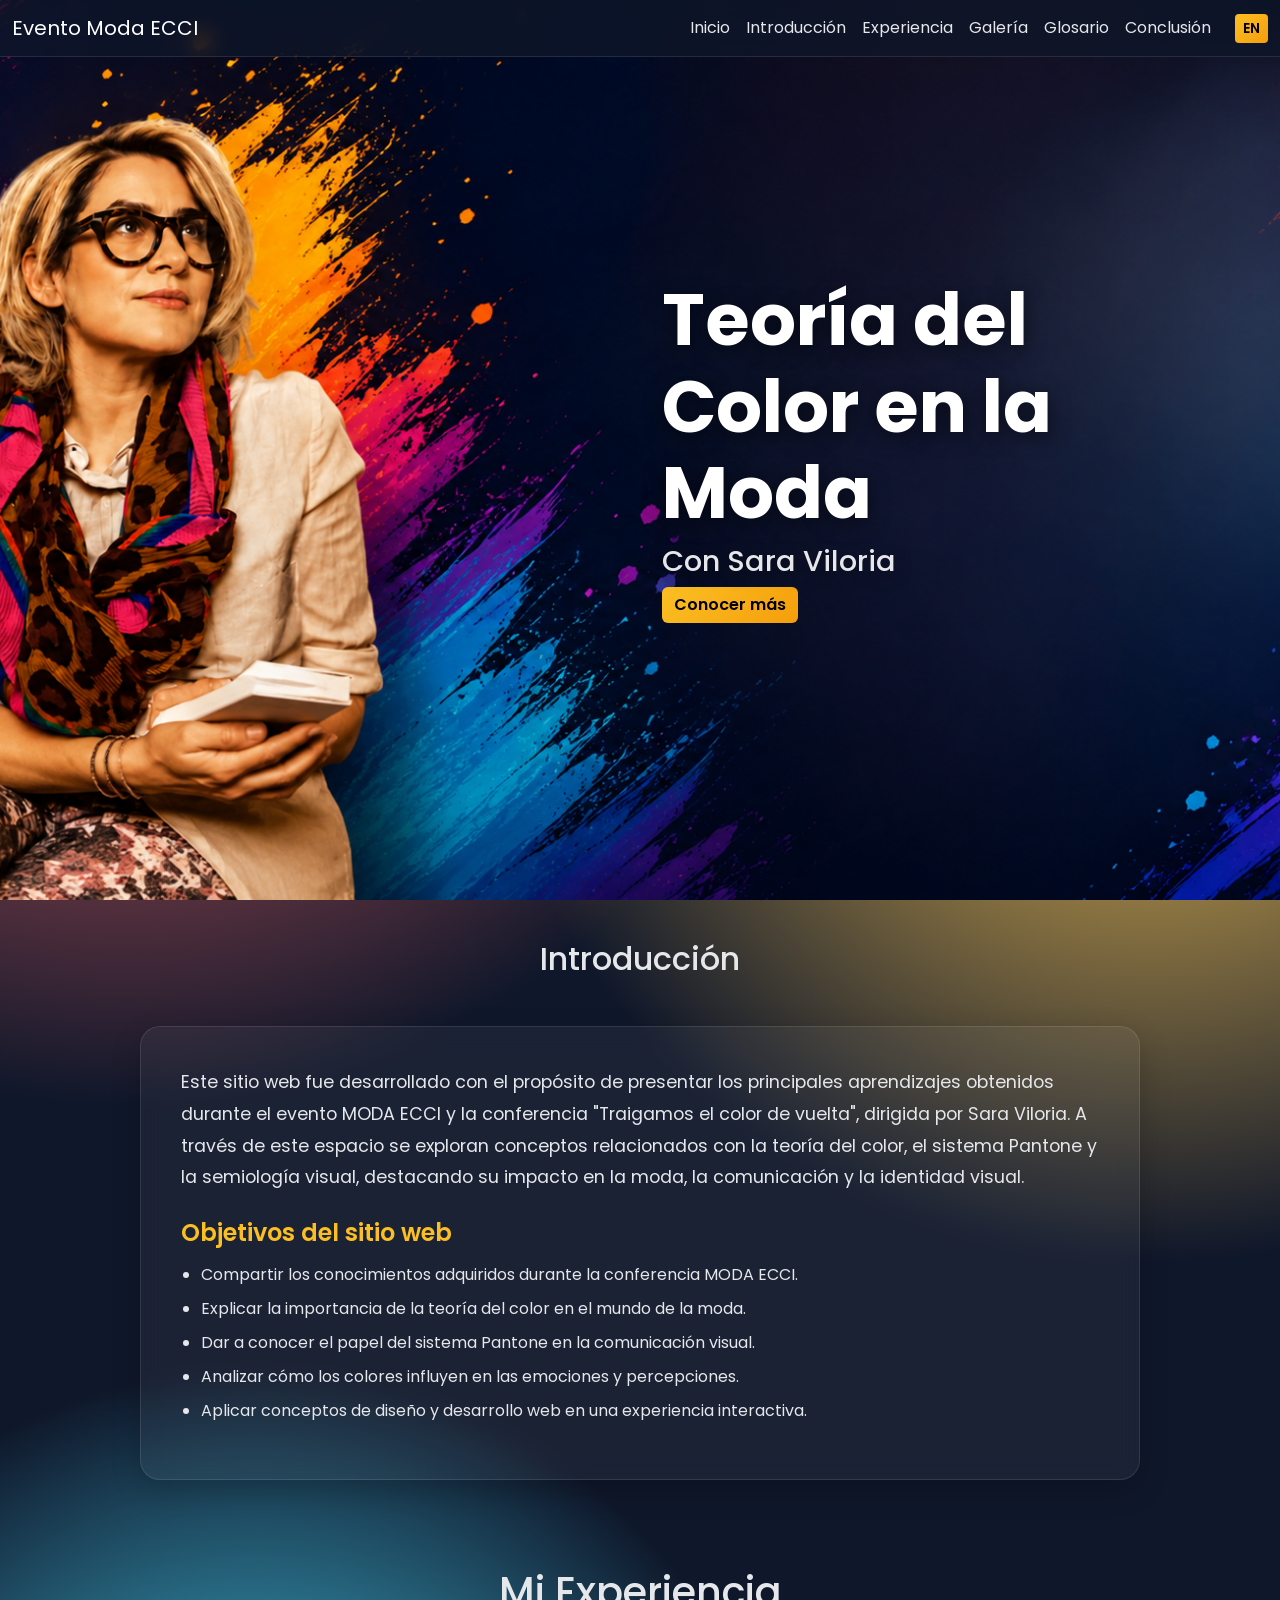
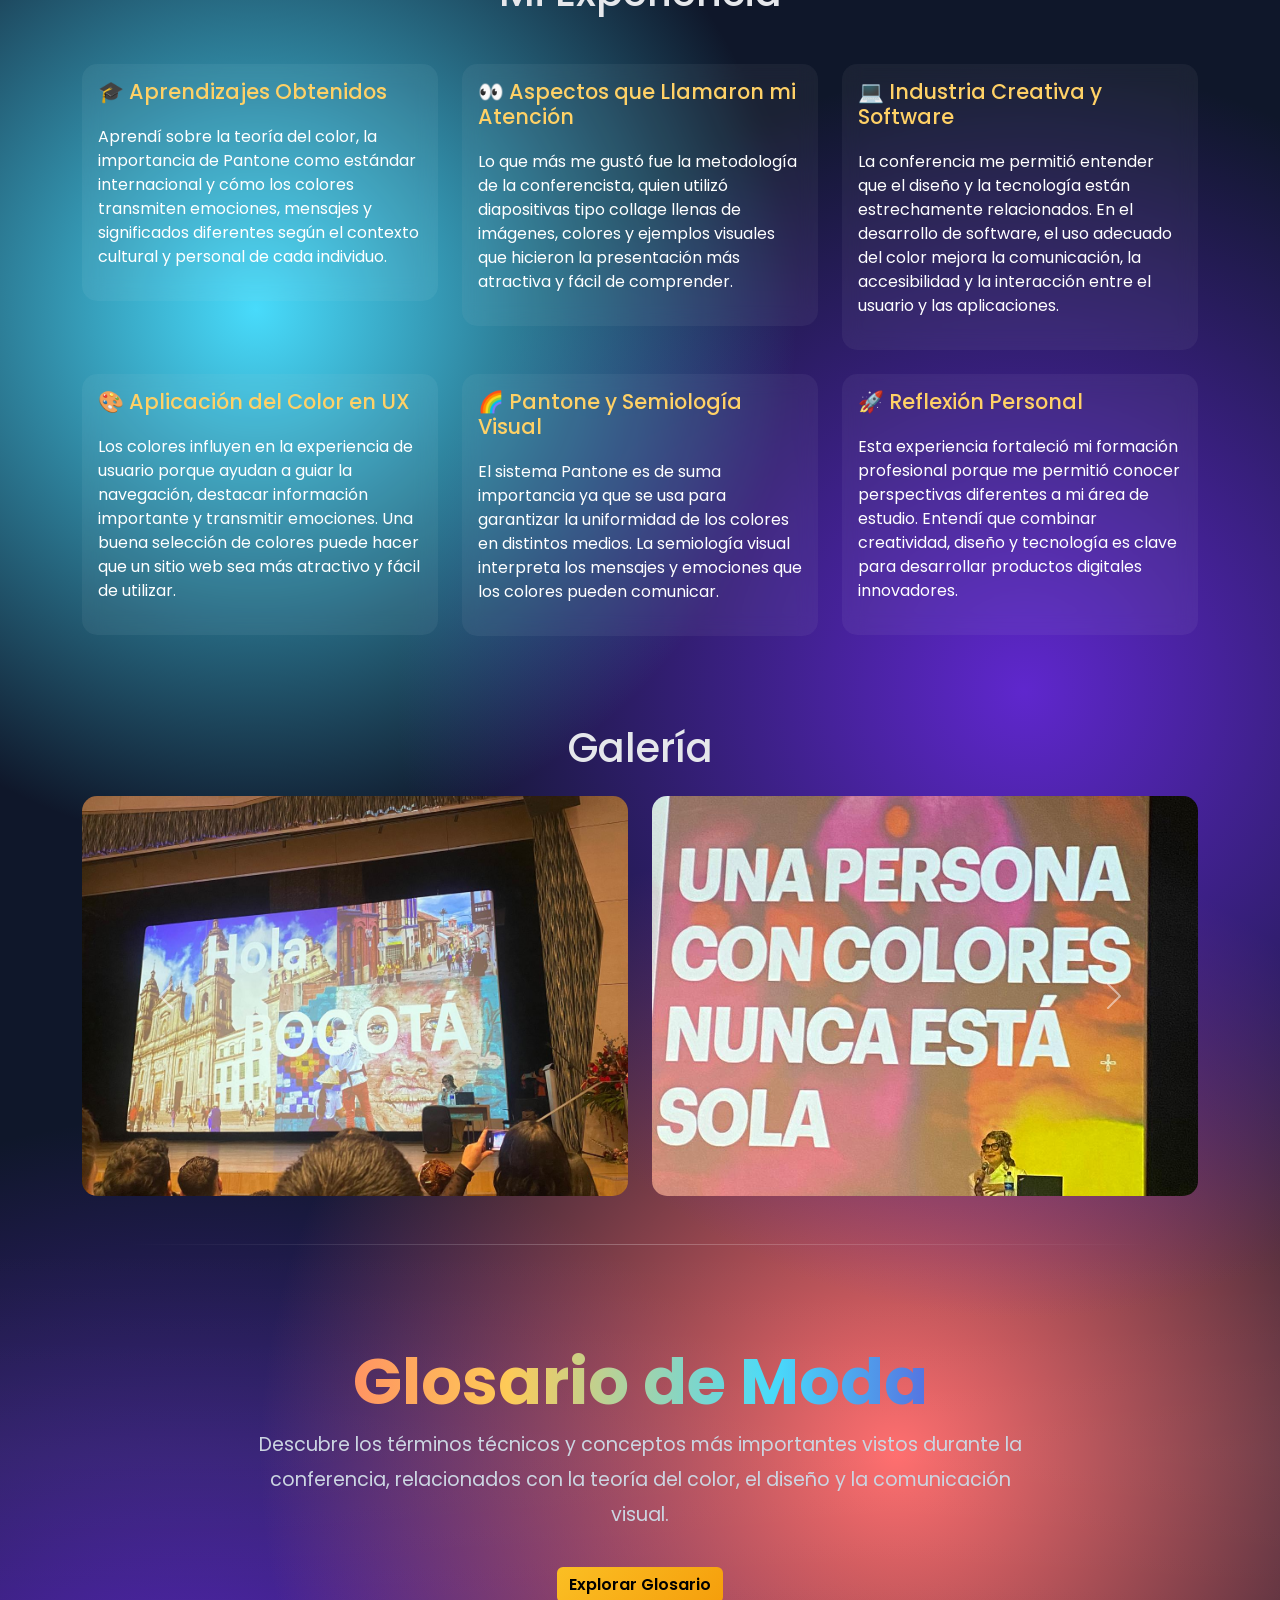
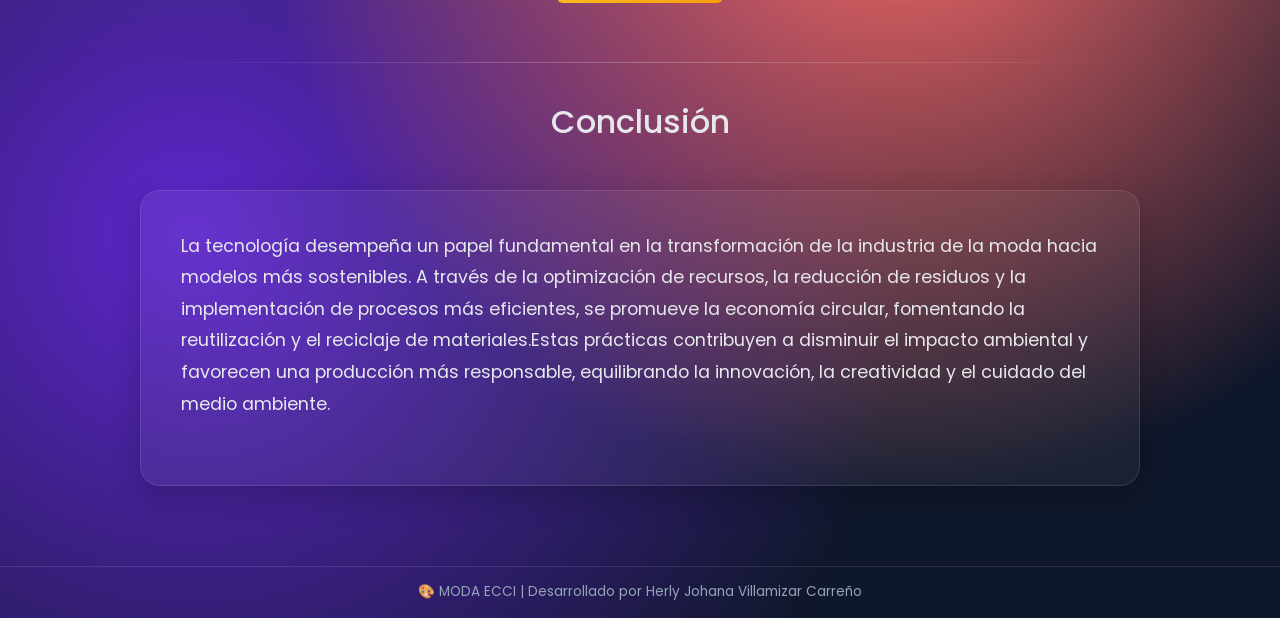
<file: index.html>
<!DOCTYPE html>
<html lang="es">

<head>
    <meta charset="UTF-8">
    <meta name="viewport" content="width=device-width, initial-scale=1.0">
    <title>Moda ECCI</title>
    <link href="https://fonts.googleapis.com/css2?family=Poppins:wght@300;400;600;700&display=swap" rel="stylesheet">
    <link href="https://fonts.googleapis.com/css2?family=Dancing+Script:wght@700&display=swap" rel="stylesheet">
    <!-- BOOTSTRAP -->
    <link href="https://cdn.jsdelivr.net/npm/bootstrap@5.3.3/dist/css/bootstrap.min.css" rel="stylesheet">

    <link rel="stylesheet" href="CSS/styles.css">
</head>

<body>

    <!-- ================= NAVBAR BOOTSTRAP ================= -->
    <nav class="navbar navbar-expand-lg navbar-dark bg-dark fixed-top">
        <div class="container-fluid">

            <a class="navbar-brand" href="#" data-lang="navbar">Evento Moda ECCI</a>

            <button class="navbar-toggler" type="button" data-bs-toggle="collapse" data-bs-target="#menu">
                <span class="navbar-toggler-icon"></span>
            </button>

            <div class="collapse navbar-collapse" id="menu">
                <ul class="navbar-nav ms-auto">
                    <li class="nav-item"><a class="nav-link" href="#inicio" data-lang="inicio">Inicio</a></li>
                    <li class="nav-item"><a class="nav-link" href="#introduccion"
                            data-lang="introduccion">Introducción</a></li>
                    <li class="nav-item"><a class="nav-link" href="#experiencia" data-lang="experiencia">Experiencia</a>
                    </li>
                    <li class="nav-item"><a class="nav-link" href="#galeria" data-lang="galeria">Galería</a></li>
                    <li class="nav-item"><a class="nav-link" href="#glosario" data-lang="glosario">Glosario</a></li>
                    <li class="nav-item"><a class="nav-link" href="#conclusion" data-lang="conclusion">Conclusión</a>
                    </li>

                    <li class="nav-item d-flex align-items-center ms-3">
                        <button id="languageBtn" class="btn btn-warning btn-sm">
                            EN
                        </button>
                    </li>

                </ul>
            </div>
        </div>
    </nav>

    <!-- ================= HERO ================= -->

    <section id="inicio" class="hero">
        <div class="hero-content">
            <h1 data-lang="titulo">Teoría del Color en la Moda</h1>
            <h3 data-lang="titulo1">
                Con Sara Viloria
            </h3>
            <a href="#introduccion" class="btn btn-warning" data-lang="mas">
                Conocer más
            </a>
        </div>
    </section>

    <!-- ================= INTRODUCCION ================= -->
    <section id="introduccion">
        <div class="container">

            <h2 class="text-center mb-5" data-lang="intro">Introducción</h2>

            <div class="intro-card">
                <p data-lang="introp">
                    Este sitio web fue desarrollado con el propósito de presentar los principales aprendizajes obtenidos
                    durante el evento MODA ECCI y la conferencia "Traigamos el color de vuelta", dirigida por Sara
                    Viloria. A través de este espacio se exploran conceptos relacionados con la teoría del color, el
                    sistema Pantone y la semiología visual, destacando su impacto en la moda, la comunicación y la
                    identidad visual.
                </p>

                <h4 data-lang="obj">Objetivos del sitio web</h4>

                <ul>
                    <li data-lang="obj1">Compartir los conocimientos adquiridos durante la conferencia MODA ECCI.</li>
                    <li data-lang="obj2">Explicar la importancia de la teoría del color en el mundo de la moda.</li>
                    <li data-lang="obj3">Dar a conocer el papel del sistema Pantone en la comunicación visual.</li>
                    <li data-lang="obj4">Analizar cómo los colores influyen en las emociones y percepciones.</li>
                    <li data-lang="obj5">Aplicar conceptos de diseño y desarrollo web en una experiencia interactiva.
                    </li>
                </ul>
            </div>

        </div>
    </section>

    <!-- ================= EXPERIENCIA (CARDS BOOTSTRAP) ================= -->
    <section id="experiencia" class="container my-5">

        <h1 class="text-center mb-5" data-lang="miexperiencia">Mi Experiencia</h1>

        <div class="row g-4">

            <div class="col-md-4">
                <div class="card">
                    <div class="card-body">
                        <h5 data-lang="aprendizajes">🎓 Aprendizajes Obtenidos</h5>
                        <p data-lang="aprendizajesp">Aprendí sobre la teoría del color, la importancia de Pantone
                            como estándar internacional y cómo los colores transmiten
                            emociones, mensajes y significados diferentes según el contexto
                            cultural y personal de cada individuo.</p>
                    </div>
                </div>
            </div>

            <div class="col-md-4">
                <div class="card">
                    <div class="card-body">
                        <h5 data-lang="aspectos">👀 Aspectos que Llamaron mi Atención</h5>
                        <p data-lang="aspectosp"> Lo que más me gustó fue la metodología de la conferencista,
                            quien utilizó diapositivas tipo collage llenas de imágenes,
                            colores y ejemplos visuales que hicieron la presentación más
                            atractiva y fácil de comprender.</p>
                    </div>
                </div>
            </div>

            <div class="col-md-4">
                <div class="card">
                    <div class="card-body">
                        <h5 data-lang="industria">💻 Industria Creativa y Software</h5>
                        <p data-lang="industriap"> La conferencia me permitió entender que el diseño y la
                            tecnología están estrechamente relacionados. En el desarrollo
                            de software, el uso adecuado del color mejora la comunicación,
                            la accesibilidad y la interacción entre el usuario y las
                            aplicaciones.</p>
                    </div>
                </div>
            </div>

            <div class="col-md-4">
                <div class="card">
                    <div class="card-body">
                        <h5 data-lang="aplicacion">🎨 Aplicación del Color en UX</h5>
                        <p data-lang="aplicacionp">Los colores influyen en la experiencia de usuario porque ayudan
                            a guiar la navegación, destacar información importante y
                            transmitir emociones. Una buena selección de colores puede
                            hacer que un sitio web sea más atractivo y fácil de utilizar.</p>
                    </div>
                </div>
            </div>

            <div class="col-md-4">
                <div class="card">
                    <div class="card-body">
                        <h5 data-lang="pantone">🌈 Pantone y Semiología Visual</h5>
                        <p data-lang="pantonep">El sistema Pantone es de suma importancia ya que se usa para garantizar
                            la
                            uniformidad de los colores en distintos medios. La semiología visual
                            interpreta los mensajes y emociones que los colores pueden comunicar.
                        </p>
                    </div>
                </div>
            </div>

            <div class="col-md-4">
                <div class="card">
                    <div class="card-body">
                        <h5 data-lang="reflexion">🚀 Reflexión Personal</h5>
                        <p data-lang="reflexionp">Esta experiencia fortaleció mi formación profesional porque me
                            permitió conocer perspectivas diferentes a mi área de estudio.
                            Entendí que combinar creatividad, diseño y tecnología es clave
                            para desarrollar productos digitales innovadores.</p>
                    </div>
                </div>
            </div>

        </div>
    </section>

    <!-- ================= CARRUSEL ================= -->
    <section id="galeria" class="container my-5">

        <h1 class="text-center mb-4" data-lang="galeria">Galería</h1>

        <div id="carouselModa" class="carousel slide" data-bs-ride="carousel">

            <div class="carousel-inner">

                <div class="carousel-item active">
                    <div class="row">
                        <div class="col-md-6">
                            <img src="img/Memoria 1.1.jpeg" class="d-block w-100">
                        </div>
                        <div class="col-md-6">
                            <img src="img/Memoria 1.jpeg" class="d-block w-100">
                        </div>
                    </div>
                </div>

                <div class="carousel-item">
                    <div class="row">
                        <div class="col-md-6">
                            <img src="img/Memoria 2.jpeg" class="d-block w-100">
                        </div>
                        <div class="col-md-6">
                            <img src="img/Memoria 3.jpeg" class="d-block w-100">
                        </div>
                    </div>
                </div>

                <div class="carousel-item">
                    <div class="row">
                        <div class="col-md-6">
                            <img src="img/Memoria 4.jpeg" class="d-block w-100">
                        </div>
                        <div class="col-md-6">
                            <img src="img/Memoria 5.jpeg" class="d-block w-100">
                        </div>
                    </div>
                </div>

                <div class="carousel-item">
                    <div class="row">
                        <div class="col-md-6">
                            <img src="img/Memoria 6.jpeg" class="d-block w-100">
                        </div>
                        <div class="col-md-6">
                            <img src="img/Memoria 7.jpeg" class="d-block w-100">
                        </div>
                    </div>
                </div>

                <div class="carousel-item">
                    <div class="row">
                        <div class="col-md-6">
                            <img src="img/Memoria 9.jpeg" class="d-block w-100">
                        </div>
                        <div class="col-md-6">
                            <img src="img/Memoria 10.jpeg" class="d-block w-100">
                        </div>
                    </div>
                </div>
            </div>

            <button class="carousel-control-prev" type="button" data-bs-target="#carouselModa" data-bs-slide="prev">
                <span class="carousel-control-prev-icon"></span>
            </button>

            <button class="carousel-control-next" type="button" data-bs-target="#carouselModa" data-bs-slide="next">
                <span class="carousel-control-next-icon"></span>
            </button>

        </div>
    </section>

    <!-- ================= GLOSARIO PREVIEW ================= -->
    <section id="glosario" class="glosario-section">

        <div class="glosario-content">

            <h2 data-lang="glosariosection">Glosario de Moda</h2>

            <p data-lang="glosariop">
                Descubre los términos técnicos y conceptos más importantes vistos durante la conferencia,
                relacionados con la teoría del color, el diseño y la comunicación visual.
            </p>

            <a href="glosario/glossary.html" class="btn btn-warning" data-lang="botonglosario">
                Explorar Glosario
            </a>

        </div>

    </section>

    <!-- ================= CONCLUSIÓN (ACCORDION) ================= -->
    <section id="conclusion">
        <div class="container">

            <h2 class="text-center mb-5" data-lang="conclusion1">Conclusión</h2>

            <div class="intro-card conclusion-card">
                <p data-lang="conclusionp">
                    La tecnología desempeña un papel fundamental en la transformación de la industria de la moda hacia
                    modelos
                    más sostenibles. A través de la optimización de recursos, la reducción de residuos y la
                    implementación de
                    procesos más eficientes, se promueve la economía circular, fomentando la reutilización y el
                    reciclaje de
                    materiales.Estas prácticas contribuyen a disminuir el impacto ambiental y favorecen una producción
                    más responsable,
                    equilibrando la innovación, la creatividad y el cuidado del medio ambiente.
                </p>
            </div>
        </div>
    </section>

    <!-- ================= BOOTSTRAP JS ================= -->
    <script src="https://cdn.jsdelivr.net/npm/bootstrap@5.3.3/dist/js/bootstrap.bundle.min.js"></script>
    <script src="js/script.js"></script>

</body>

<footer class="footer">
    <div class="footer-content">
        <p data-lang="footer">🎨 MODA ECCI | Desarrollado por Herly Johana Villamizar Carreño </p>
    </div>
</footer>

</html>
</file>
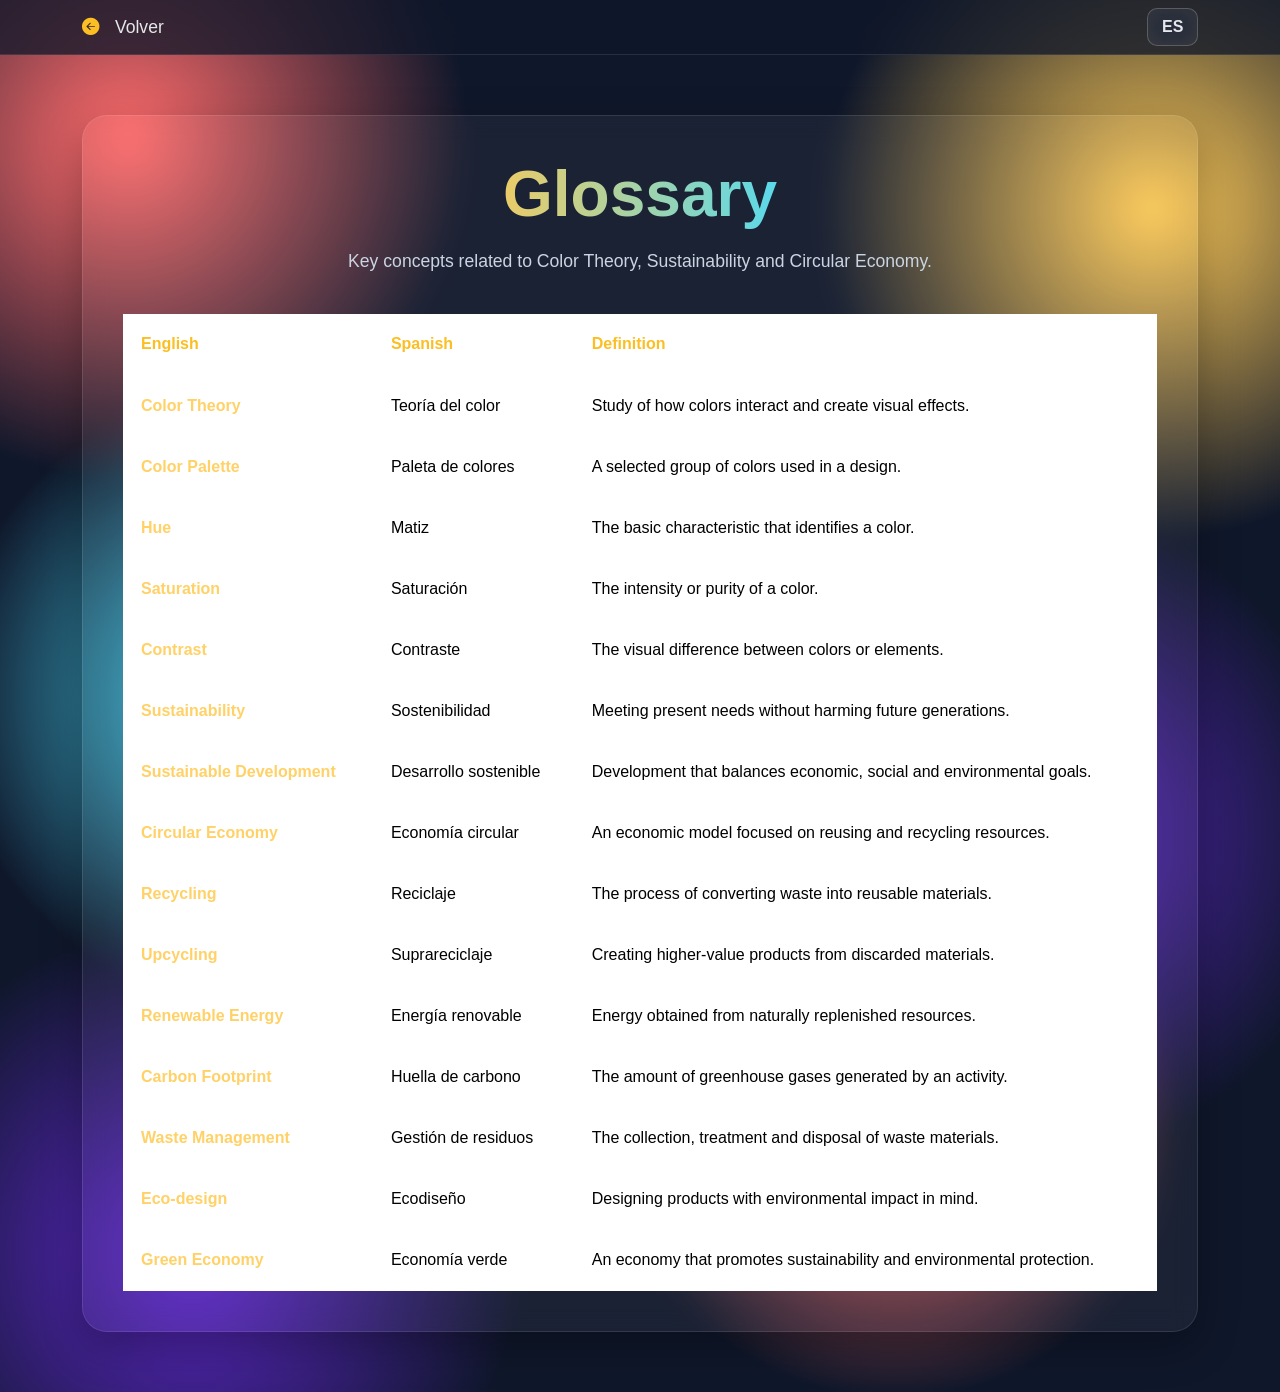
<file: glosario/glossary.html>
<!DOCTYPE html>
<html lang="en">

<head>
    <meta charset="UTF-8">
    <meta name="viewport" content="width=device-width, initial-scale=1.0">
    <title>Glossary</title>
    <link rel="stylesheet" href="https://cdn.jsdelivr.net/npm/bootstrap-icons@1.11.3/font/bootstrap-icons.min.css">
    <link href="https://cdn.jsdelivr.net/npm/bootstrap@5.3.3/dist/css/bootstrap.min.css" rel="stylesheet">
    <link rel="stylesheet" href="../CSS/stylesglossary.css">
</head>

<body>

<link rel="stylesheet" href="https://cdn.jsdelivr.net/npm/bootstrap-icons@1.11.3/font/bootstrap-icons.min.css">

<nav class="navbar navbar-dark">
    <div class="container d-flex">

        <a href="../index.html" class="back-btn">
            <i class="bi bi-arrow-left-circle-fill"></i>
            Volver
        </a>

        <div class="ms-auto">
            <button id="langBtn" class="lang-btn">EN</button>
        </div>

    </div>
</nav>

<section class="container">

    <div class="glossary-container">

        <h1 class="glossary-title">Glossary</h1>

        <p class="glossary-subtitle">
            Key concepts related to Color Theory, Sustainability and Circular Economy.
        </p>

        <div class="table-responsive">

            <table class="table">

                <thead>
                    <tr>
                        <th>English</th>
                        <th>Spanish</th>
                        <th>Definition</th>
                    </tr>
                </thead>

                <tbody>
                    <tr>
                        <td>Color Theory</td>
                        <td>Teoría del color</td>
                        <td>Study of how colors interact and create visual effects.</td>
                    </tr>

                    <tr>
                        <td>Color Palette</td>
                        <td>Paleta de colores</td>
                        <td>A selected group of colors used in a design.</td>
                    </tr>

                    <tr>
                        <td>Hue</td>
                        <td>Matiz</td>
                        <td>The basic characteristic that identifies a color.</td>
                    </tr>

                    <tr>
                        <td>Saturation</td>
                        <td>Saturación</td>
                        <td>The intensity or purity of a color.</td>
                    </tr>

                    <tr>
                        <td>Contrast</td>
                        <td>Contraste</td>
                        <td>The visual difference between colors or elements.</td>
                    </tr>

                    <tr>
                        <td>Sustainability</td>
                        <td>Sostenibilidad</td>
                        <td>Meeting present needs without harming future generations.</td>
                    </tr>

                    <tr>
                        <td>Sustainable Development</td>
                        <td>Desarrollo sostenible</td>
                        <td>Development that balances economic, social and environmental goals.</td>
                    </tr>

                    <tr>
                        <td>Circular Economy</td>
                        <td>Economía circular</td>
                        <td>An economic model focused on reusing and recycling resources.</td>
                    </tr>

                    <tr>
                        <td>Recycling</td>
                        <td>Reciclaje</td>
                        <td>The process of converting waste into reusable materials.</td>
                    </tr>

                    <tr>
                        <td>Upcycling</td>
                        <td>Suprareciclaje</td>
                        <td>Creating higher-value products from discarded materials.</td>
                    </tr>

                    <tr>
                        <td>Renewable Energy</td>
                        <td>Energía renovable</td>
                        <td>Energy obtained from naturally replenished resources.</td>
                    </tr>

                    <tr>
                        <td>Carbon Footprint</td>
                        <td>Huella de carbono</td>
                        <td>The amount of greenhouse gases generated by an activity.</td>
                    </tr>

                    <tr>
                        <td>Waste Management</td>
                        <td>Gestión de residuos</td>
                        <td>The collection, treatment and disposal of waste materials.</td>
                    </tr>

                    <tr>
                        <td>Eco-design</td>
                        <td>Ecodiseño</td>
                        <td>Designing products with environmental impact in mind.</td>
                    </tr>

                    <tr>
                        <td>Green Economy</td>
                        <td>Economía verde</td>
                        <td>An economy that promotes sustainability and environmental protection.</td>
                    </tr>
                </tbody>

            </table>

        </div>

    </div>

</section>

<script src="https://cdn.jsdelivr.net/npm/bootstrap@5.3.3/dist/js/bootstrap.bundle.min.js"></script>
<script src="../js/scriptglossary.js"></script>
</body>

</html>
</file>
<file: CSS/styles.css>
/* =========================
   ESTILOS GENERALES
========================= */

html {
    scroll-behavior: smooth;
}

body {
    font-family: 'Poppins', sans-serif;
    color: #e5e7eb;

    background:
        radial-gradient(circle at 10% 10%, #ff6b6b, transparent 20%),
        radial-gradient(circle at 90% 15%, #feca57, transparent 20%),
        radial-gradient(circle at 20% 50%, #48dbfb, transparent 25%),
        radial-gradient(circle at 80% 60%, #5f27cd, transparent 25%),
        radial-gradient(circle at 70% 80%, #ff6b6b, transparent 20%),
        radial-gradient(circle at 15% 90%, #5f27cd, transparent 20%),
        #0f172a;
}

/* =========================
   NAVBAR
========================= */

.navbar {
    background: rgba(15, 23, 42, 0.75) !important;
    backdrop-filter: blur(10px);
    border-bottom: 1px solid rgba(255, 255, 255, 0.1);
}

.nav-link {
    color: #e5e7eb !important;
    transition: 0.3s;
}

.nav-link:hover {
    color: #fbbf24 !important;
}

/* =========================
   SECCIONES GENERALES
========================= */

section {
    padding: 40px 0;
}

#introduccion,
#experiencia,
#galeria,
#glosario {
    padding-bottom: 0;
}

/* =========================
   HERO
========================= */

.hero {
    min-height: 100vh;
    background-image: url('../img/banner.png');
    background-size: cover;
    background-position: center;
    display: flex;
    justify-content: flex-end;
    align-items: center;
    padding-right: 10%;
}

.hero-content {
    max-width: 550px;
    color: white;
    text-align: left;
    transform: translateX(60px);
}

.hero-content h1 {
    font-size: 4.5rem;
    font-weight: 700;
}

.hero-content h3 {
    font-size: 1.8rem;
    opacity: 0.9;
}

.hero-content h1,
.hero-content h3 {
    text-shadow: 0 4px 20px rgba(0, 0, 0, 0.5);
}

.hero img {
    width: 100%;
    height: auto;
    display: block;
}

/* =========================
   INTRODUCCIÓN
========================= */

.intro-card {
    max-width: 1000px;
    margin: 0 auto;
    padding: 40px;
    border-radius: 20px;
    background: rgba(255, 255, 255, 0.05);
    backdrop-filter: blur(10px);
    border: 1px solid rgba(255, 255, 255, 0.1);
    box-shadow: 0 10px 30px rgba(0, 0, 0, 0.2);
}

.intro-card p {
    font-size: 1.1rem;
    line-height: 1.8;
    margin-bottom: 25px;
}

.intro-card h4 {
    color: #fbbf24;
    margin-bottom: 15px;
    font-weight: 600;
}

.intro-card ul {
    padding-left: 20px;
}

.intro-card li {
    margin-bottom: 10px;
}

/* =========================
   TARJETAS
========================= */

.card {
    border: none;
    background: rgba(255, 255, 255, 0.05);
    backdrop-filter: blur(10px);
    color: white;
    border-radius: 15px;
    transition: 0.3s;
}

.card:hover {
    transform: translateY(-10px);
    box-shadow: 0 10px 30px rgba(0, 0, 0, 0.4);
}

.card h5 {
    color: #ffd166;
    margin-bottom: 20px;
    font-size: 1.3rem;
}

/* =========================
   GLOSARIO
========================= */

.glosario-section {
    position: relative;
    padding: 100px 20px;
    text-align: center;

    background: linear-gradient(
        180deg,
        transparent,
        rgba(255, 255, 255, 0.03),
        transparent
    );
}

.glosario-section .btn {
    margin-bottom: 60px;
}

/* líneas decorativas */
.glosario-section::before,
.glosario-section::after {
    content: "";
    position: absolute;
    left: 10%;
    width: 80%;
    height: 1px;

    background: linear-gradient(
        90deg,
        transparent,
        rgba(255,255,255,0.25),
        transparent
    );
}

.glosario-section::before {
    top: 0;
}

.glosario-section::after {
    bottom: 0;
}

.glosario-content {
    max-width: 800px;
    margin: 0 auto;
}

.glosario-tag {
    color: #fbbf24;
    font-weight: 600;
    letter-spacing: 2px;
}

.glosario-content h2 {
    font-size: 4rem;
    font-weight: 700;

    background: linear-gradient(
        90deg,
        #ff6b6b,
        #feca57,
        #48dbfb,
        #5f27cd
    );

    -webkit-background-clip: text;
    -webkit-text-fill-color: transparent;
}

.glosario-content p {
    font-size: 1.2rem;
    line-height: 1.8;
    color: #cbd5e1;
    margin-bottom: 35px;
}

/* =========================
   BOTONES
========================= */

.btn-warning {
    background: linear-gradient(135deg, #fbbf24, #f59e0b);
    border: none;
    color: black;
    font-weight: 600;
}

.btn-warning:hover {
    transform: scale(1.05);
}

/* =========================
   GALERÍA
========================= */

.carousel img,
.carousel-item img {
    width: 100%;
    height: 400px;
    object-fit: cover;
    border-radius: 15px;
}

/* =========================
   FOOTER
========================= */

.footer {
    text-align: center;
    padding: 15px 0;
    margin-top: 40px;
    border-top: 1px solid rgba(255, 255, 255, 0.1);
}

.footer p {
    margin: 0;
    font-size: 0.85rem;
    color: #94a3b8;
}
</file>
<file: CSS/stylesglossary.css>
/* =========================
   GLOSSARY PAGE
========================= */

html {
    scroll-behavior: smooth;
}

body {
    font-family: 'Poppins', sans-serif;
    color: #e5e7eb;

    background:
        radial-gradient(circle at 10% 10%, #ff6b6b, transparent 20%),
        radial-gradient(circle at 90% 15%, #feca57, transparent 20%),
        radial-gradient(circle at 20% 50%, #48dbfb, transparent 25%),
        radial-gradient(circle at 80% 60%, #5f27cd, transparent 25%),
        radial-gradient(circle at 70% 80%, #ff6b6b, transparent 20%),
        radial-gradient(circle at 15% 90%, #5f27cd, transparent 20%),
        #0f172a;

    min-height: 100vh;
}

/* =========================
   NAVBAR
========================= */

.navbar {
    background: rgba(15, 23, 42, 0.75) !important;
    backdrop-filter: blur(10px);
    border-bottom: 1px solid rgba(255, 255, 255, 0.1);
}

.back-btn {
    text-decoration: none;
    color: #e5e7eb;
    font-size: 1.1rem;
    font-weight: 500;
    transition: all 0.3s ease;
}

.back-btn i {
    color: #fbbf24;
    margin-right: 10px;
}

.back-btn:hover {
    color: #fbbf24;
    transform: translateX(-5px);
}

/* =========================
   CONTENEDOR PRINCIPAL
========================= */

.glossary-container {
    max-width: 1200px;
    margin: 60px auto;
    padding: 40px;

    background: rgba(255, 255, 255, 0.05);
    backdrop-filter: blur(12px);

    border-radius: 25px;

    border: 1px solid rgba(255, 255, 255, 0.1);

    box-shadow: 0 15px 40px rgba(0, 0, 0, 0.3);
}

/* =========================
   TITULO
========================= */

.glossary-title {
    text-align: center;
    margin-bottom: 15px;

    font-size: 4rem;
    font-weight: 700;

    background: linear-gradient(
        90deg,
        #ff6b6b,
        #feca57,
        #48dbfb,
        #5f27cd
    );

    -webkit-background-clip: text;
    -webkit-text-fill-color: transparent;
}

.glossary-subtitle {
    text-align: center;
    color: #cbd5e1;
    margin-bottom: 40px;
    font-size: 1.1rem;
}

/* =========================
   TABLA
========================= */

.table {
    color: #e5e7eb;
    margin-bottom: 0;
}

.table thead {
    background: rgba(255,255,255,0.05);
}

.table th {
    color: #fbbf24;
    font-weight: 600;
    border-bottom: 2px solid rgba(251,191,36,.5);
}

.table td,
.table th {
    padding: 18px;
    border-color: rgba(255,255,255,.08);
}

.table tbody tr {
    transition: all .3s ease;
}

.table tbody tr:hover {
    background: rgba(255,255,255,.05);
}

.table td:first-child {
    color: #ffd166;
    font-weight: 600;
}
.lang-btn{
    background: rgba(255,255,255,0.08);
    border: 1px solid rgba(255,255,255,0.2);
    color: #e5e7eb;

    padding: 6px 14px;
    border-radius: 10px;

    font-weight: 600;
    cursor: pointer;

    transition: all .3s ease;
    backdrop-filter: blur(10px);
}

.lang-btn:hover{
    background: rgba(251,191,36,0.2);
    border-color: #fbbf24;
    color: #fbbf24;
}

/* =========================
   RESPONSIVE
========================= */

@media (max-width: 768px) {

    .glossary-container {
        margin: 30px 15px;
        padding: 20px;
    }

    .glossary-title {
        font-size: 2.5rem;
    }

    .table th,
    .table td {
        padding: 12px;
        font-size: 0.9rem;
    }
}
</file>
